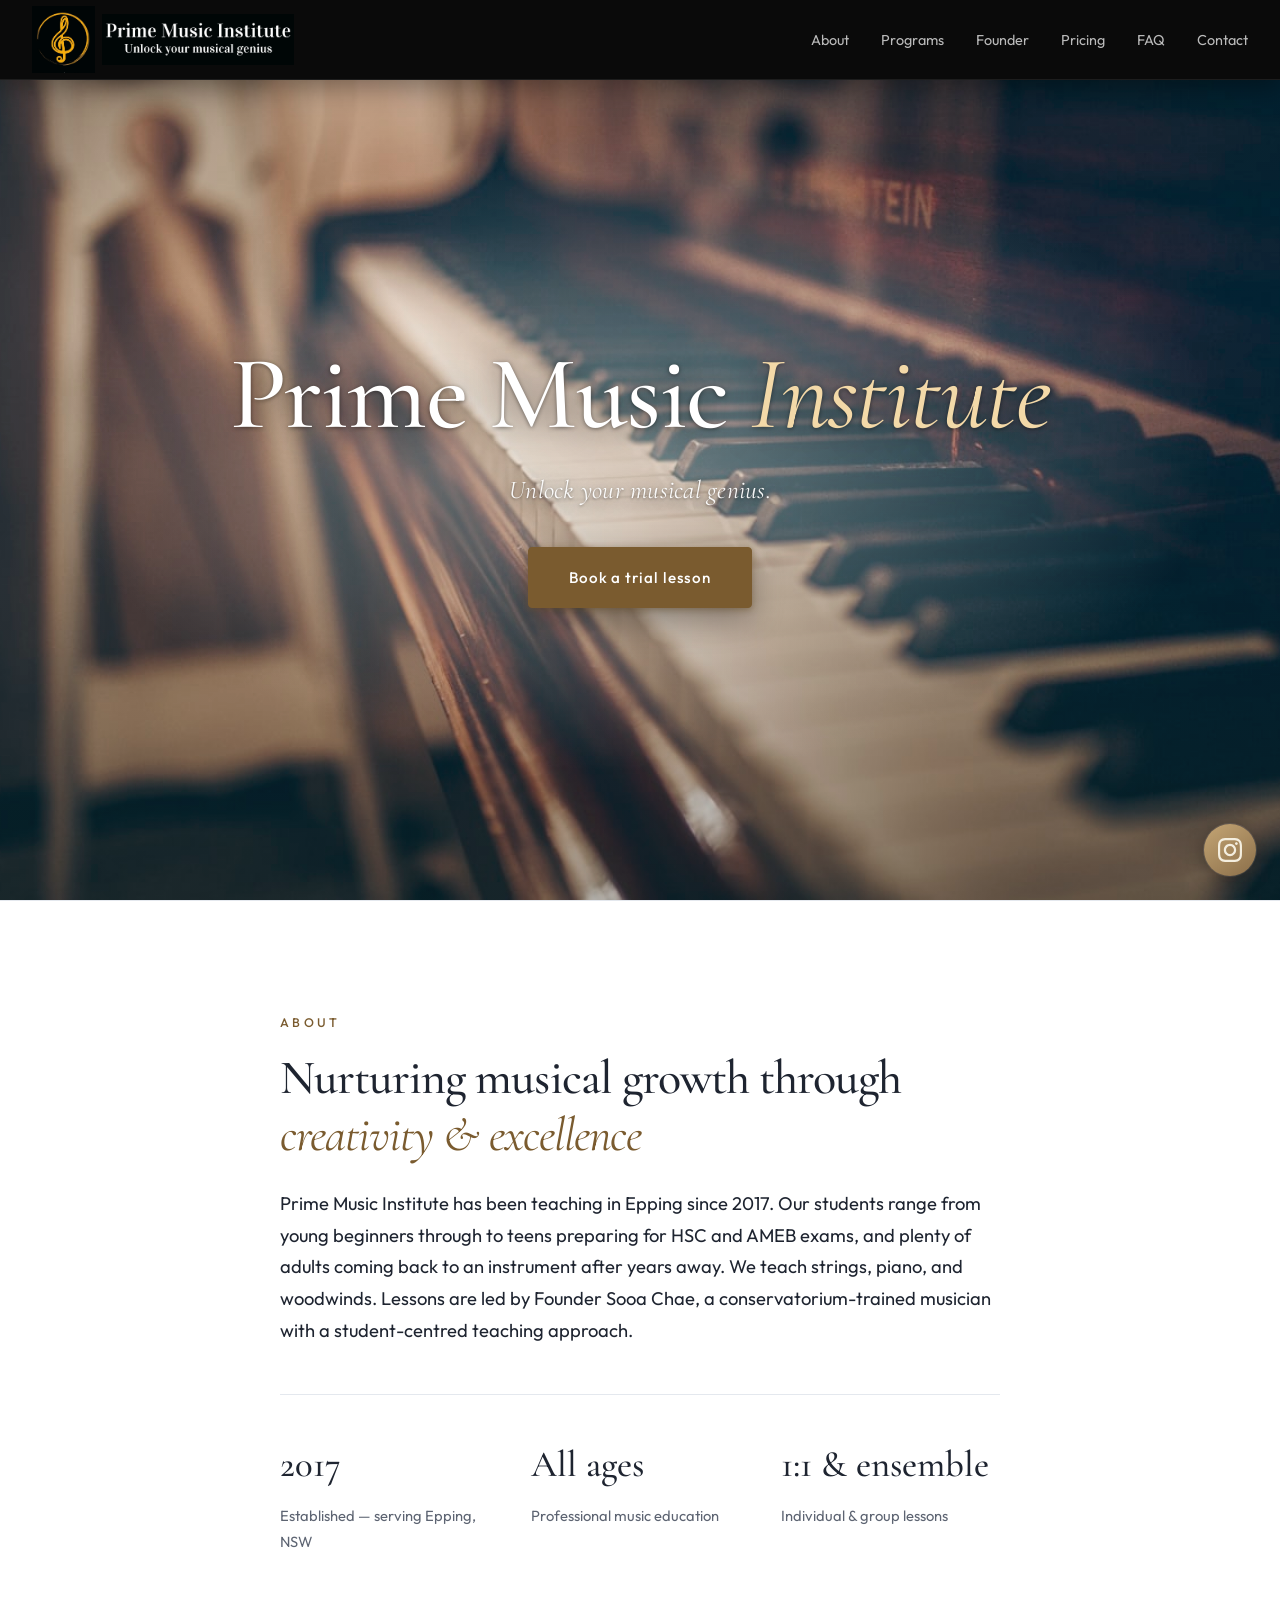
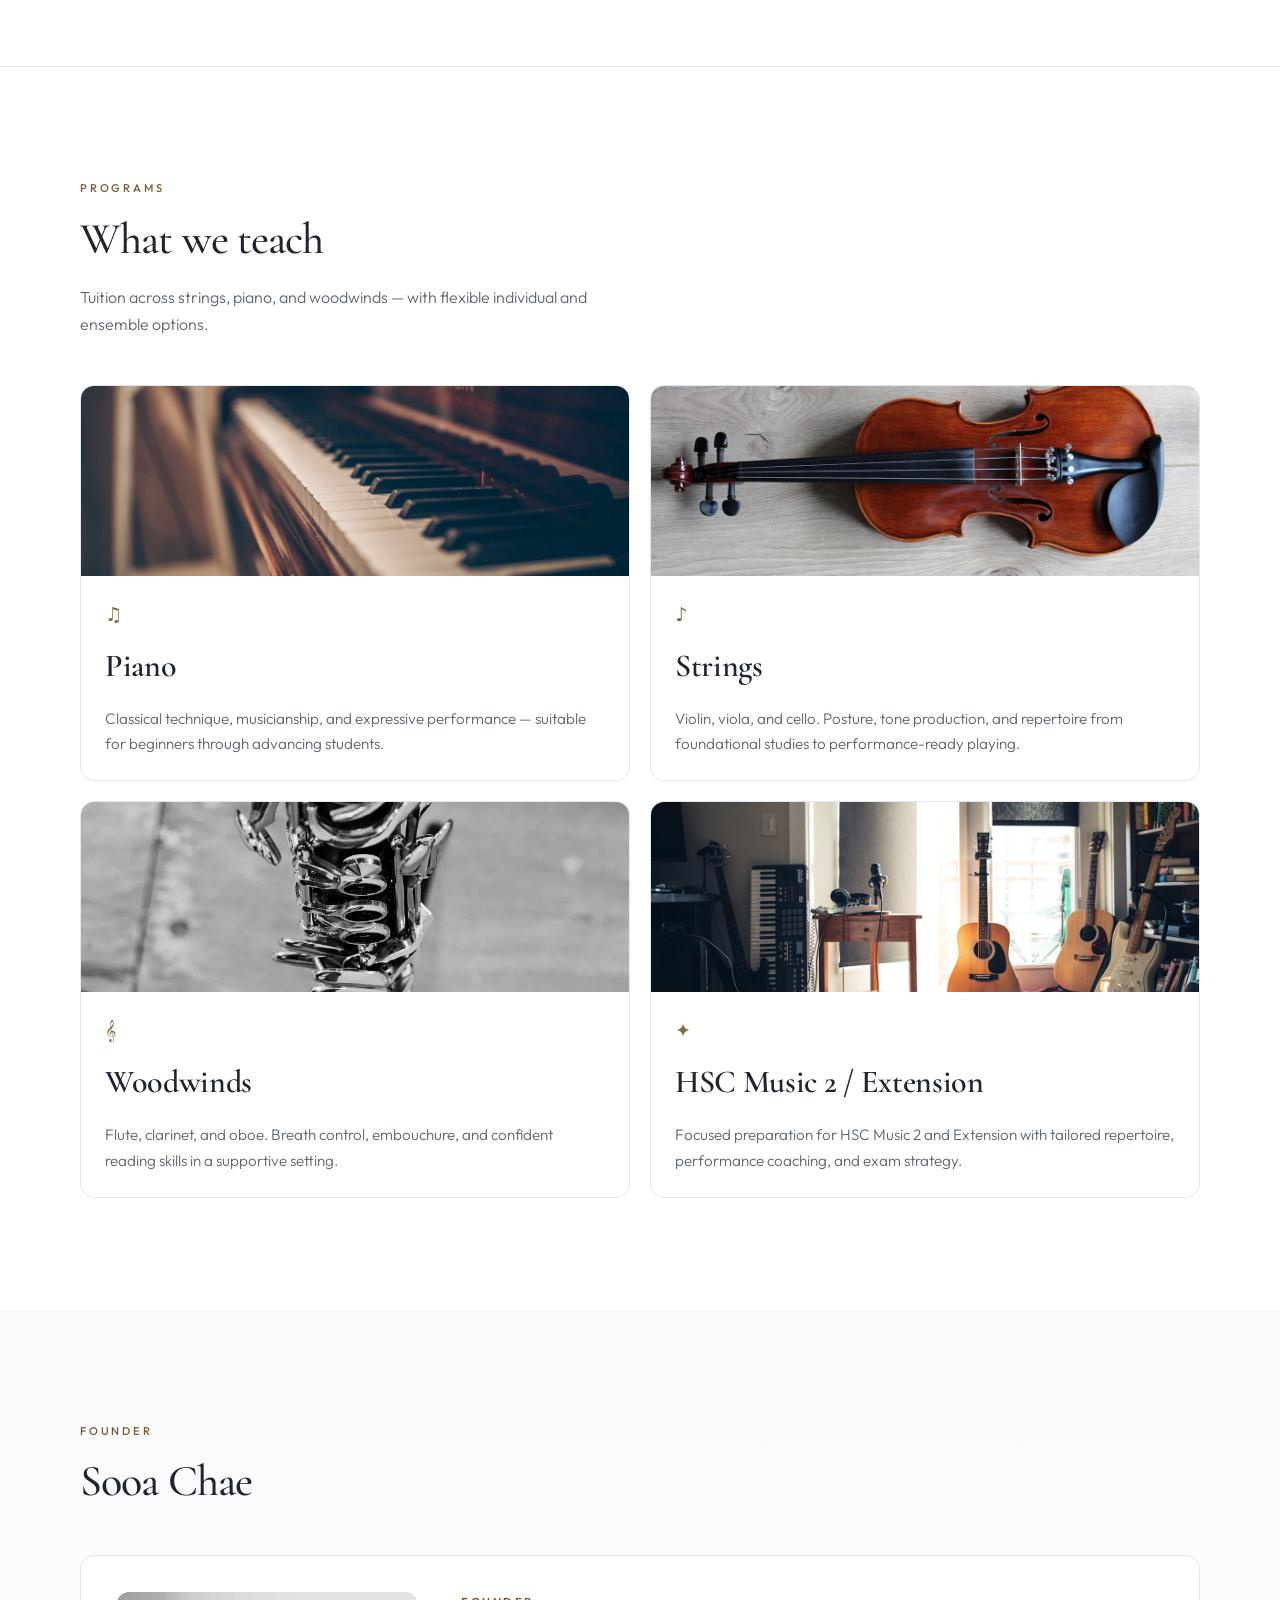
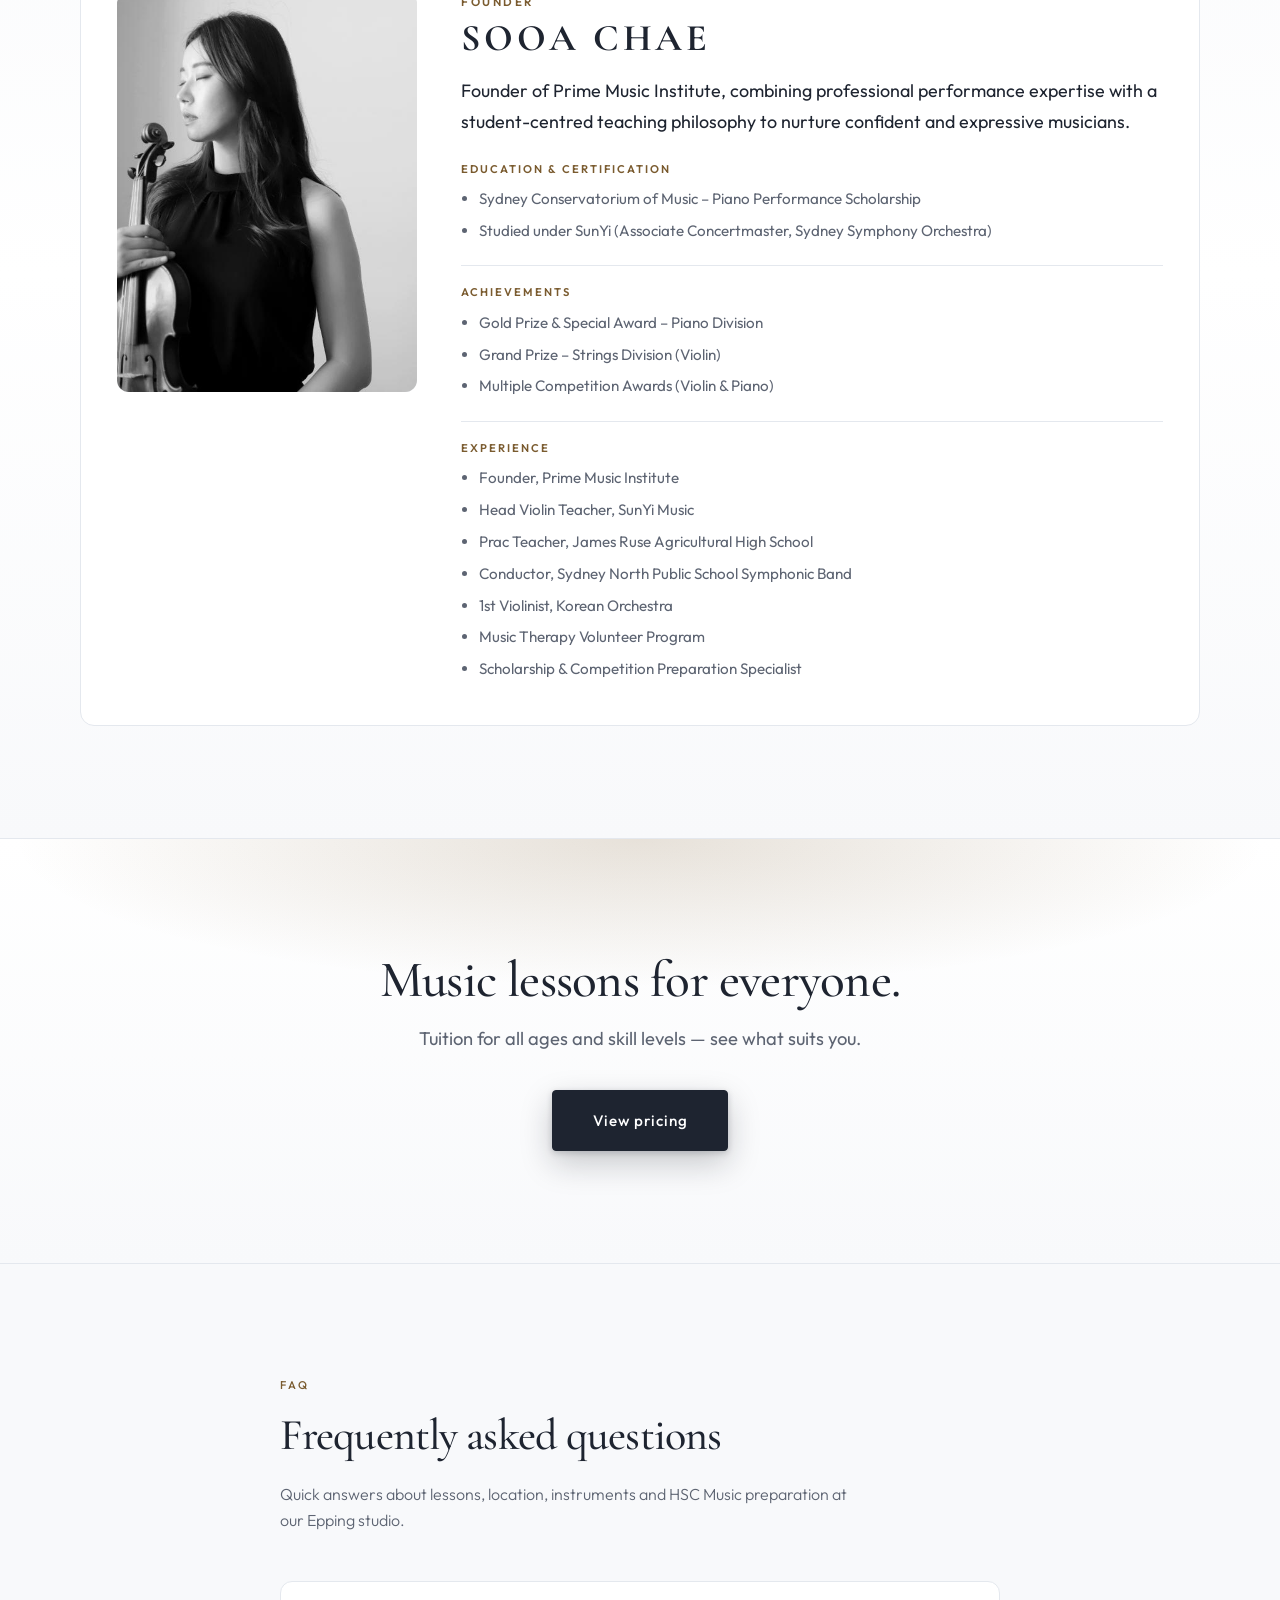
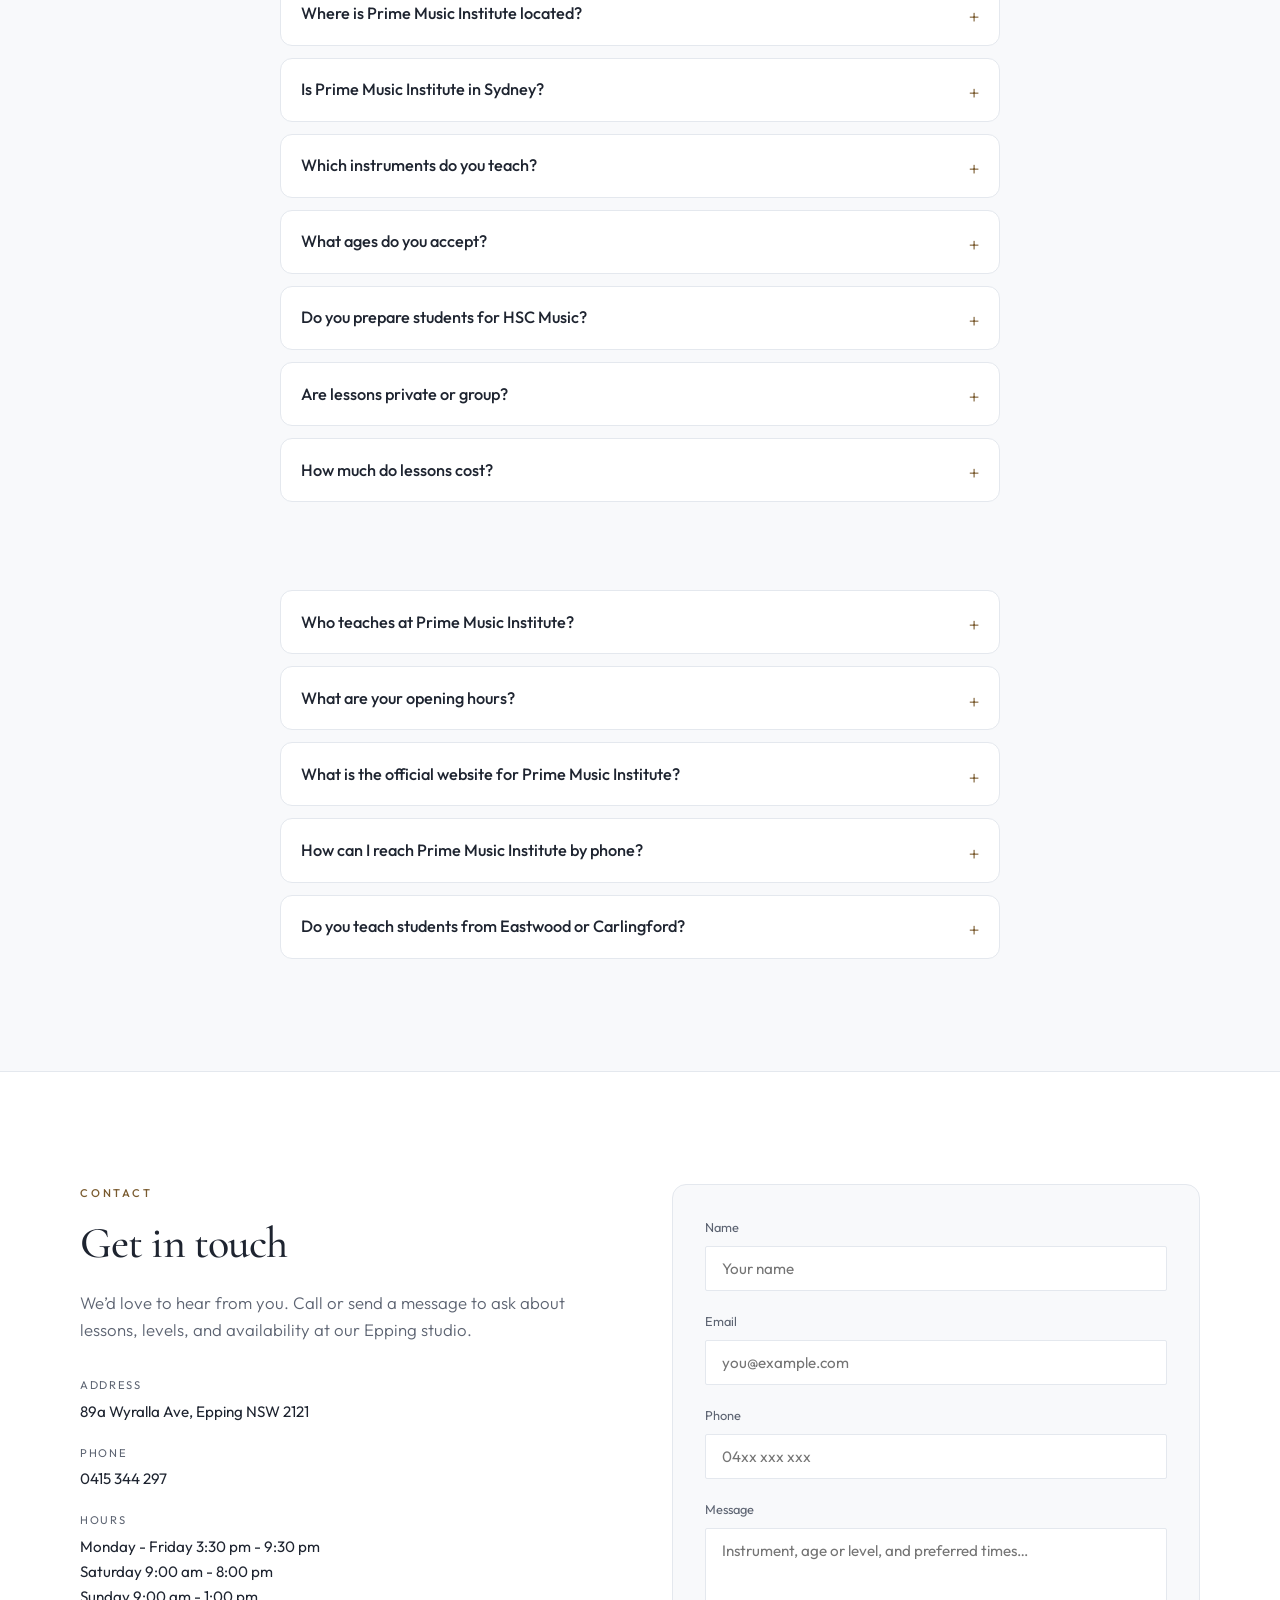
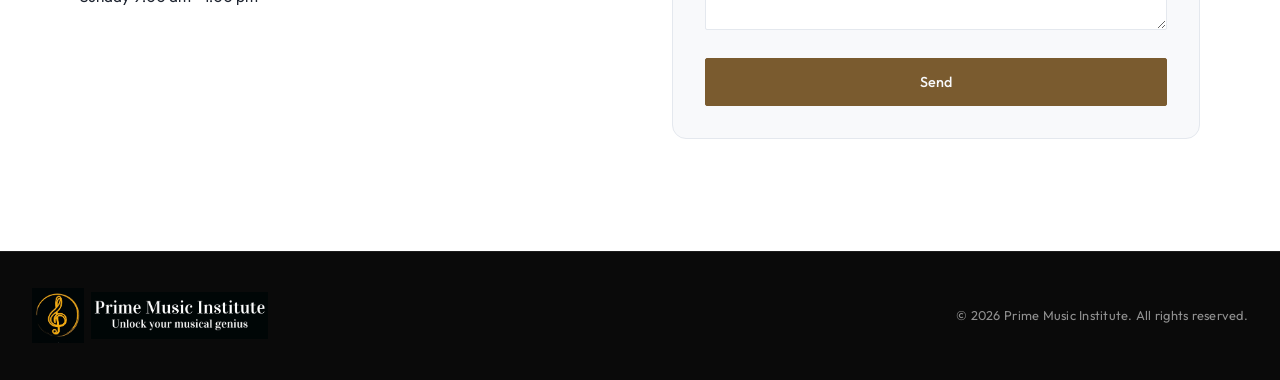
<file: index.html>
<!DOCTYPE html>
<html lang="en-AU">
  <head>
    <meta charset="UTF-8" />
    <meta name="viewport" content="width=device-width, initial-scale=1.0" />

    <title>Prime Music Institute — Music Lessons in Epping, NSW (Violin, Piano, Cello, Flute)</title>
    <meta
      id="pmi-meta-description"
      name="description"
      content="Prime Music Institute is a music school at 89a Wyralla Ave, Epping, NSW 2121 (since 2017) offering violin, viola, cello, piano, flute, clarinet and oboe lessons, plus HSC Music 2 / Extension — led by Founder Sooa Chae (Sydney Conservatorium of Music)."
    />
    <meta name="keywords" content="music lessons Epping, music school Epping NSW, Sooa Chae, Prime Music Institute, violin lessons Epping, piano lessons Epping, cello lessons Epping, flute lessons Epping, clarinet lessons Epping, oboe lessons, HSC Music 2 tutor, HSC Music Extension Sydney, Sydney Conservatorium teacher, music lessons Ryde, music lessons Eastwood, music lessons North Sydney" />
    <meta name="robots" content="index, follow, max-image-preview:large, max-snippet:-1" />
    <meta name="googlebot" content="index, follow" />
    <!-- Google Search Console: add verification after adding this property at https://search.google.com/search-console -->
    <!-- <meta name="google-site-verification" content="paste_code_here" /> -->
    <meta name="bingbot" content="index, follow" />
    <meta name="theme-color" content="#0e1116" />
    <meta name="author" content="Prime Music Institute" />
    <meta name="geo.region" content="AU-NSW" />
    <meta name="geo.placename" content="Epping, Sydney" />
    <meta name="geo.position" content="-33.7688;151.0799" />
    <meta name="ICBM" content="-33.7688, 151.0799" />
    <meta name="DC.coverage" content="Epping NSW 2121, Australia" />

    <link rel="alternate" hreflang="en-AU" href="https://primemusicinstitute.com.au/" />
    <link rel="alternate" hreflang="x-default" href="https://primemusicinstitute.com.au/" />
    <link rel="canonical" href="https://primemusicinstitute.com.au/" />
    <link rel="sitemap" type="application/xml" title="Sitemap" href="https://primemusicinstitute.com.au/sitemap.xml" />
    <link rel="icon" href="https://primemusicinstitute.com.au/favicon.ico?v=20260532a" sizes="48x48" />
    <link rel="icon" href="https://primemusicinstitute.com.au/favicon.ico?v=20260532a" sizes="any" />
    <link rel="icon" type="image/png" sizes="48x48" href="https://primemusicinstitute.com.au/assets/images/favicon-48.png?v=20260532a" />
    <link rel="icon" type="image/png" sizes="32x32" href="https://primemusicinstitute.com.au/assets/images/favicon-32.png?v=20260532a" />
    <link rel="icon" type="image/png" sizes="16x16" href="https://primemusicinstitute.com.au/assets/images/favicon-16.png?v=20260532a" />
    <link rel="icon" type="image/png" sizes="192x192" href="https://primemusicinstitute.com.au/assets/images/favicon-192.png?v=20260532a" />
    <link rel="icon" type="image/png" sizes="512x512" href="https://primemusicinstitute.com.au/assets/images/favicon-512.png?v=20260532a" />
    <link rel="apple-touch-icon" sizes="180x180" href="https://primemusicinstitute.com.au/assets/images/apple-touch-icon.png?v=20260532a" />
    <link rel="shortcut icon" href="https://primemusicinstitute.com.au/favicon.ico?v=20260532a" />

    <!-- Open Graph -->
    <meta property="og:type" content="website" />
    <meta property="og:site_name" content="Prime Music Institute" />
    <meta property="og:title" content="Prime Music Institute — Music Lessons in Epping, NSW" />
    <meta property="og:description" content="Music school at 89a Wyralla Ave, Epping NSW (since 2017). Violin, viola, cello, piano, woodwinds and HSC Music 2 / Extension — led by Founder Sooa Chae." />
    <meta property="og:url" content="https://primemusicinstitute.com.au/" />
    <meta property="og:image" content="https://primemusicinstitute.com.au/assets/images/logo-wordmark.png" />
    <meta property="og:image:width" content="360" />
    <meta property="og:image:height" content="80" />
    <meta property="og:image:alt" content="Prime Music Institute — Music lessons in Epping, NSW" />
    <meta property="og:locale" content="en_AU" />

    <!-- Twitter -->
    <meta name="twitter:card" content="summary_large_image" />
    <meta name="twitter:title" content="Prime Music Institute — Music Lessons in Epping, NSW" />
    <meta name="twitter:description" content="Music school in Epping, NSW since 2017 — violin, piano, cello, flute and more, led by Founder Sooa Chae at 89a Wyralla Ave." />
    <meta name="twitter:image" content="https://primemusicinstitute.com.au/assets/images/logo-wordmark.png" />
    <meta name="twitter:image:alt" content="Prime Music Institute — Unlock your musical genius" />

    <link rel="preconnect" href="https://fonts.googleapis.com" />
    <link rel="preconnect" href="https://fonts.gstatic.com" crossorigin />
    <link
      href="https://fonts.googleapis.com/css2?family=Cormorant+Garamond:ital,wght@0,400;0,500;0,600;1,400&family=Outfit:wght@300;400;500;600&display=swap"
      rel="stylesheet"
    />
    <link rel="stylesheet" href="styles.css?v=20260532a" />
  </head>
  <body>
    <script>
      (function () {
        if (location.protocol !== "http:") return;
        var h = location.hostname;
        if (h !== "primemusicinstitute.com.au" && h !== "www.primemusicinstitute.com.au") return;
        location.replace(
          "https://" + h + location.pathname + location.search + location.hash
        );
      })();
    </script>
    <header class="site-header" id="top">
      <div class="header-inner">
        <div class="header-brand">
          <a class="logo" href="#top" aria-label="Prime Music Institute home">
            <img
              class="logo-img"
              src="assets/images/logo.png"
              alt=""
              width="300"
              height="68"
              decoding="async"
            />
          </a>
          <img
            class="logo-wordmark"
            src="assets/images/logo-wordmark.png"
            alt="Prime Music Institute — Unlock your musical genius"
            width="360"
            height="80"
            decoding="async"
          />
        </div>
        <button
          class="nav-toggle"
          type="button"
          aria-expanded="false"
          aria-controls="site-nav"
          aria-label="Open menu"
        >
          <span></span><span></span><span></span>
        </button>
        <nav class="site-nav" id="site-nav" aria-label="Main navigation">
          <ul>
            <li><a href="#about">About</a></li>
            <li><a href="#programs">Programs</a></li>
            <li><a href="#founder">Founder</a></li>
            <li><a href="pricing.html">Pricing</a></li>
            <li><a href="#faq">FAQ</a></li>
            <li><a href="#contact">Contact</a></li>
          </ul>
        </nav>
      </div>
    </header>

    <main>
      <section class="hero">
        <div class="hero-bg" aria-hidden="true"></div>
        <div class="hero-veil" aria-hidden="true"></div>
        <div class="hero-content">
          <h1 class="hero-title reveal">
            <span id="pmi-hero-title-before">Prime Music</span><span class="hero-title-space"> </span><span class="accent" id="pmi-hero-title-accent">Institute</span>
          </h1>
          <p class="hero-tagline reveal reveal-delay-1" id="pmi-hero-tagline">
            Unlock your musical genius.
          </p>
          <div class="hero-actions reveal reveal-delay-2">
            <a class="btn btn-cta" href="#contact" id="pmi-hero-cta">Book a trial lesson</a>
          </div>
        </div>
      </section>

      <section class="section about" id="about">
        <div class="container narrow">
          <p class="section-label reveal">About</p>
          <h2 class="section-title reveal">
            <span id="pmi-about-title-before">Nurturing musical growth through</span><br />
            <span class="accent-soft" id="pmi-about-title-accent">creativity &amp; excellence</span
            ><span id="pmi-about-title-after"></span>
          </h2>
          <p class="section-text reveal" id="pmi-about-body">
            Prime Music Institute has been teaching in Epping since 2017. Our students range from young beginners through to teens preparing for HSC and AMEB exams, and plenty of adults coming back to an instrument after years away.
          </p>
          <ul class="stats reveal">
            <li>
              <strong class="stat-num" id="pmi-stat-0-value">2017</strong>
              <span class="stat-label" id="pmi-stat-0-label">Established — Epping, NSW</span>
            </li>
            <li>
              <strong class="stat-num" id="pmi-stat-1-value">All ages</strong>
              <span class="stat-label" id="pmi-stat-1-label">Professional music education</span>
            </li>
            <li>
              <strong class="stat-num" id="pmi-stat-2-value">1:1 &amp; ensemble</strong>
              <span class="stat-label" id="pmi-stat-2-label">Flexible lesson formats</span>
            </li>
          </ul>
        </div>
      </section>

      <section class="section programs" id="programs">
        <div class="container">
          <div class="section-head reveal">
            <p class="section-label">Programs</p>
            <h2 class="section-title">What we teach</h2>
            <p class="section-intro" id="pmi-programs-intro">
              Tuition across strings, piano, and woodwinds — with flexible individual and ensemble options.
            </p>
          </div>
          <div class="program-grid">
            <article class="program-card reveal">
              <img class="program-image" src="assets/images/piano.jpg" alt="Grand piano" loading="lazy" />
              <div class="program-content">
                <div class="program-icon" aria-hidden="true">♫</div>
                <h3 id="pmi-prog-0-title">Piano</h3>
                <p id="pmi-prog-0-text">
                  Classical foundations and expressive performance from first lessons onward.
                </p>
              </div>
            </article>
            <article class="program-card reveal">
              <img class="program-image" src="assets/images/strings.jpg" alt="Violin, viola, and cello" loading="lazy" />
              <div class="program-content">
                <div class="program-icon" aria-hidden="true">♪</div>
                <h3 id="pmi-prog-1-title">Strings</h3>
                <p id="pmi-prog-1-text">
                  Violin, viola, and cello — technique, tone, and repertoire for every stage.
                </p>
              </div>
            </article>
            <article class="program-card reveal">
              <img class="program-image program-image--woodwinds" src="assets/images/woodwinds.jpg" alt="Clarinet close-up" loading="lazy" />
              <div class="program-content">
                <div class="program-icon" aria-hidden="true">𝄞</div>
                <h3 id="pmi-prog-2-title">Woodwinds</h3>
                <p id="pmi-prog-2-text">
                  Flute, clarinet, and oboe — breath, embouchure, and confident reading.
                </p>
              </div>
            </article>
            <article class="program-card reveal">
              <img class="program-image" src="assets/images/hsc.jpg" alt="Student practicing for music exam" loading="lazy" />
              <div class="program-content">
                <div class="program-icon" aria-hidden="true">✦</div>
                <h3 id="pmi-prog-3-title">HSC Music 2 / Extension</h3>
                <p id="pmi-prog-3-text">
                  Focused preparation for HSC Music 2 and Extension with tailored repertoire, performance coaching, and exam strategy.
                </p>
              </div>
            </article>
          </div>
        </div>
      </section>

      <section class="section founder" id="founder" aria-labelledby="founder-title">
        <div class="container">
          <div class="section-head reveal">
            <p class="section-label">Founder</p>
            <h2 class="section-title" id="founder-title">Sooa Chae</h2>
          </div>
          <div class="founder-grid" id="pmi-founder-grid"></div>
        </div>
      </section>

      <section class="cta-banner" aria-labelledby="cta-banner-title">
        <div class="container narrow">
          <h2 class="cta-banner-title reveal" id="cta-banner-title">Music lessons for everyone.</h2>
          <p class="cta-banner-lead reveal">Tuition for all ages and skill levels — see what suits you.</p>
          <a class="btn btn-cta-dark reveal" href="pricing.html">View pricing</a>
        </div>
      </section>

      <section class="section faq" id="faq" aria-labelledby="faq-title">
        <div class="container narrow">
          <div class="section-head reveal">
            <p class="section-label">FAQ</p>
            <h2 class="section-title" id="faq-title">Frequently asked questions</h2>
            <p class="section-intro">
              Quick answers about lessons, location, instruments and HSC Music preparation at our Epping studio.
            </p>
          </div>
          <div class="faq-list">
            <details class="faq-item reveal">
              <summary>Where is Prime Music Institute located?</summary>
              <p>We are based at 89a Wyralla Ave, Epping NSW 2121. Our studio serves families across Epping, Eastwood, Carlingford, Beecroft, North Epping, North Sydney, Ryde and the surrounding northern Sydney suburbs.</p>
            </details>
            <details class="faq-item reveal">
              <summary>Is Prime Music Institute in Sydney?</summary>
              <p>Yes. We are in Epping, northern Sydney, at 89a Wyralla Ave — a short trip from Ryde, Eastwood, Carlingford and nearby suburbs.</p>
            </details>
            <details class="faq-item reveal">
              <summary>Which instruments do you teach?</summary>
              <p>Violin, viola and cello (strings), piano, and flute, clarinet and oboe (woodwinds).</p>
            </details>
            <details class="faq-item reveal">
              <summary>What ages do you accept?</summary>
              <p>All ages — beginners through advanced students, including children, teens and adults.</p>
            </details>
            <details class="faq-item reveal">
              <summary>Do you prepare students for HSC Music?</summary>
              <p>Yes. We provide focused preparation for HSC Music 2 and Music Extension, including tailored repertoire, performance coaching and exam strategy.</p>
            </details>
            <details class="faq-item reveal">
              <summary>Are lessons private or group?</summary>
              <p>We offer both — 1:1 private tuition and ensemble/group sessions, with flexible scheduling.</p>
            </details>
            <details class="faq-item reveal">
              <summary>How much do lessons cost?</summary>
              <p>Private 1-on-1 lessons are $60 for 30 minutes, $90 for 45 minutes, and $120 for 60 minutes. AMEB / HSC exam accompaniment is also available — see the full <a href="pricing.html">lessons &amp; pricing</a> page.</p>
            </details>
            <details class="faq-item reveal">
              <summary>How do I book a lesson or trial?</summary>
              <p>Call <a href="tel:+61415344297">0415 344 297</a> or send a message via the <a href="#contact">contact form</a> with your instrument, age/level and preferred times.</p>
            </details>
            <details class="faq-item reveal">
              <summary>Who teaches at Prime Music Institute?</summary>
              <p>Lessons at Prime Music Institute are led by Founder Sooa Chae (Sydney Conservatorium of Music — Piano Performance scholarship).</p>
            </details>
            <details class="faq-item reveal">
              <summary>What are your opening hours?</summary>
              <p>Monday to Friday 3:30 pm – 9:30 pm, Saturday 9:00 am – 8:00 pm, Sunday 9:00 am – 1:00 pm.</p>
            </details>
            <details class="faq-item reveal">
              <summary>What is the official website for Prime Music Institute?</summary>
              <p>The official website is <a href="https://primemusicinstitute.com.au">primemusicinstitute.com.au</a>.</p>
            </details>
            <details class="faq-item reveal">
              <summary>How can I reach Prime Music Institute by phone?</summary>
              <p>Call <a href="tel:+61415344297">0415 344 297</a> (Australia).</p>
            </details>
            <details class="faq-item reveal">
              <summary>Do you teach students from Eastwood or Carlingford?</summary>
              <p>Yes. Our studio is in Epping at 89a Wyralla Ave and we welcome students from Eastwood, Carlingford, Beecroft, North Epping, North Sydney, Ryde and nearby northern Sydney suburbs.</p>
            </details>
          </div>
        </div>
      </section>

      <section class="section contact" id="contact">
        <div class="container contact-layout">
          <div class="contact-copy reveal">
            <p class="section-label">Contact</p>
            <h2 class="section-title">Get in touch</h2>
            <p class="section-text" id="pmi-contact-intro">
              Call or message us about lessons, levels, and availability at our Epping studio.
            </p>
            <address class="contact-details">
              <p>
                <span class="detail-label">Address</span>
                <span id="pmi-contact-address">89a Wyralla Ave, Epping NSW 2121</span>
              </p>
              <p>
                <span class="detail-label">Phone</span>
                <a id="pmi-contact-phone" href="tel:+61415344297">0415 344 297</a>
              </p>
              <p id="pmi-contact-email-row">
                <span class="detail-label">Email</span>
                <a id="pmi-contact-email" href="mailto:"></a>
              </p>
              <p>
                <span class="detail-label">Hours</span>
                <span id="pmi-contact-hours">Enquire for lesson times &amp; studio visits.</span>
              </p>
            </address>
          </div>
          <form
            id="pmi-contact-form"
            class="contact-form reveal"
            action="#"
            method="post"
            novalidate
          >
            <label class="field">
              <span>Name</span>
              <input type="text" name="name" autocomplete="name" required placeholder="Your name" />
            </label>
            <label class="field">
              <span>Email</span>
              <input type="email" name="email" autocomplete="email" required placeholder="you@example.com" />
            </label>
            <label class="field">
              <span>Phone</span>
              <input type="tel" name="phone" autocomplete="tel" placeholder="04xx xxx xxx" />
            </label>
            <label class="field">
              <span>Message</span>
              <textarea name="message" rows="4" required placeholder="Instrument, age or level, and preferred times…"></textarea>
            </label>
            <!-- Honeypot for spam bots; humans never see this -->
            <input
              type="text"
              name="_gotcha"
              tabindex="-1"
              autocomplete="off"
              aria-hidden="true"
              style="position:absolute; left:-10000px; width:1px; height:1px; opacity:0;"
            />
            <button type="submit" class="btn btn-primary btn-block" id="pmi-contact-submit">
              Send
            </button>
            <p class="form-status" id="pmi-contact-status" role="status" aria-live="polite"></p>
          </form>
        </div>
      </section>
    </main>

    <footer class="site-footer">
      <div class="footer-inner">
        <div class="footer-brand">
          <a class="footer-logo-link" href="#top" aria-label="Prime Music Institute home">
            <img
              class="footer-icon"
              src="assets/images/logo.png"
              alt=""
              width="300"
              height="68"
              decoding="async"
            />
          </a>
          <img
            class="footer-wordmark"
            src="assets/images/logo-wordmark.png"
            alt="Prime Music Institute — Unlock your musical genius"
            width="360"
            height="80"
            decoding="async"
          />
        </div>
        <p class="footer-copy">
          © <span id="year"></span> Prime Music Institute. All rights reserved.
        </p>
      </div>
    </footer>

    <div id="pmi-instagram-fab" class="instagram-fab-host" hidden aria-live="polite"></div>

    <script type="application/ld+json">
    {
      "@context": "https://schema.org",
      "@type": ["MusicSchool", "EducationalOrganization", "LocalBusiness"],
      "@id": "https://primemusicinstitute.com.au/#organization",
      "name": "Prime Music Institute",
      "alternateName": "PMI",
      "url": "https://primemusicinstitute.com.au/",
      "sameAs": ["https://www.instagram.com/primemusicinstitute_sydney/"],
      "logo": "https://primemusicinstitute.com.au/assets/images/logo.png",
      "image": "https://primemusicinstitute.com.au/assets/images/logo-wordmark.png",
      "telephone": "+61-415-344-297",
      "priceRange": "$$",
      "foundingDate": "2017",
      "slogan": "Unlock your musical genius",
      "description": "Prime Music Institute is a music school at 89a Wyralla Ave, Epping, NSW 2121 (since 2017) offering violin, viola, cello, piano, flute, clarinet and oboe lessons, plus HSC Music 2 / Extension — led by Founder Sooa Chae (Sydney Conservatorium of Music).",
      "knowsAbout": ["Violin lessons", "Viola lessons", "Cello lessons", "Piano lessons", "Guitar lessons", "Flute lessons", "Clarinet lessons", "Oboe lessons", "HSC Music 2", "HSC Music Extension", "AMEB exam preparation", "Music school Epping", "Sooa Chae", "Violin teacher Epping", "Piano teacher Epping", "Music lessons Ryde", "Music lessons Eastwood"],
      "contactPoint": {
        "@type": "ContactPoint",
        "telephone": "+61-415-344-297",
        "contactType": "customer service",
        "areaServed": "AU",
        "availableLanguage": "English"
      },
      "address": {
        "@type": "PostalAddress",
        "streetAddress": "89a Wyralla Ave",
        "addressLocality": "Epping",
        "addressRegion": "NSW",
        "postalCode": "2121",
        "addressCountry": "AU"
      },
      "geo": {
        "@type": "GeoCoordinates",
        "latitude": -33.7688,
        "longitude": 151.0799
      },
      "areaServed": [
        { "@type": "City", "name": "Epping" },
        { "@type": "City", "name": "Eastwood" },
        { "@type": "City", "name": "Carlingford" },
        { "@type": "City", "name": "Beecroft" },
        { "@type": "City", "name": "North Epping" },
        { "@type": "City", "name": "Sydney" },
        { "@type": "City", "name": "Ryde" },
        { "@type": "City", "name": "Marsfield" },
        { "@type": "City", "name": "North Sydney" }
      ],
      "openingHoursSpecification": [
        {
          "@type": "OpeningHoursSpecification",
          "dayOfWeek": ["Monday","Tuesday","Wednesday","Thursday","Friday"],
          "opens": "15:30",
          "closes": "21:30"
        },
        {
          "@type": "OpeningHoursSpecification",
          "dayOfWeek": "Saturday",
          "opens": "09:00",
          "closes": "20:00"
        },
        {
          "@type": "OpeningHoursSpecification",
          "dayOfWeek": "Sunday",
          "opens": "09:00",
          "closes": "13:00"
        }
      ],
      "founder": { "@id": "https://primemusicinstitute.com.au/#sooa-chae" },
      "employee": [{ "@id": "https://primemusicinstitute.com.au/#sooa-chae" }],
      "hasOfferCatalog": {
        "@type": "OfferCatalog",
        "name": "Music Lesson Programs",
        "itemListElement": [
          {
            "@type": "Offer",
            "itemOffered": {
              "@type": "Service",
              "name": "Strings Lessons",
              "description": "Private lessons in violin, viola and cello — technique, tone and repertoire from foundations to performance."
            }
          },
          {
            "@type": "Offer",
            "itemOffered": {
              "@type": "Service",
              "name": "Piano Lessons",
              "description": "Classical foundations and expressive performance from beginner through advanced students."
            }
          },
          {
            "@type": "Offer",
            "itemOffered": {
              "@type": "Service",
              "name": "Woodwinds Lessons",
              "description": "Flute, clarinet and oboe — breath control, embouchure and confident reading."
            }
          },
          {
            "@type": "Offer",
            "itemOffered": {
              "@type": "Service",
              "name": "HSC Music 2 and Extension Preparation",
              "description": "Tailored repertoire, performance coaching and exam strategy for HSC Music 2 and Music Extension."
            }
          }
        ]
      }
    }
    </script>

    <script type="application/ld+json">
    {
      "@context": "https://schema.org",
      "@type": "Person",
      "@id": "https://primemusicinstitute.com.au/#sooa-chae",
      "name": "Sooa Chae",
      "jobTitle": "Founder",
      "url": "https://primemusicinstitute.com.au/#founder",
      "image": "https://primemusicinstitute.com.au/assets/images/faculty-sooa-chae.png",
      "description": "Founder of Prime Music Institute in Epping, NSW — conservatorium-trained pianist and violinist offering student-centred lessons in strings, piano and woodwinds, plus HSC and AMEB preparation.",
      "worksFor": { "@id": "https://primemusicinstitute.com.au/#organization" },
      "alumniOf": {
        "@type": "CollegeOrUniversity",
        "name": "Sydney Conservatorium of Music"
      },
      "knowsAbout": ["Piano performance", "Violin", "HSC Music 2", "HSC Music Extension", "AMEB exam preparation", "Music education Epping"]
    }
    </script>

    <script type="application/ld+json">
    {
      "@context": "https://schema.org",
      "@type": "WebSite",
      "@id": "https://primemusicinstitute.com.au/#website",
      "name": "Prime Music Institute",
      "url": "https://primemusicinstitute.com.au/",
      "description": "Music school at 89a Wyralla Ave, Epping NSW 2121 since 2017 — strings, piano, woodwinds, HSC Music 2 / Extension; led by Founder Sooa Chae; serving Ryde, Eastwood and northern Sydney.",
      "inLanguage": "en-AU",
      "publisher": { "@id": "https://primemusicinstitute.com.au/#organization" }
    }
    </script>

    <script type="application/ld+json">
    {
      "@context": "https://schema.org",
      "@type": "WebPage",
      "@id": "https://primemusicinstitute.com.au/#webpage",
      "url": "https://primemusicinstitute.com.au/",
      "name": "Prime Music Institute — Music Lessons in Epping, NSW (Violin, Piano, Cello, Flute)",
      "description": "Prime Music Institute is a music school at 89a Wyralla Ave, Epping, NSW 2121 (since 2017) offering violin, viola, cello, piano, flute, clarinet and oboe lessons, plus HSC Music 2 / Extension — led by Founder Sooa Chae (Sydney Conservatorium of Music).",
      "inLanguage": "en-AU",
      "isPartOf": { "@id": "https://primemusicinstitute.com.au/#website" },
      "about": [
        { "@id": "https://primemusicinstitute.com.au/#organization" },
        { "@id": "https://primemusicinstitute.com.au/#sooa-chae" }
      ],
      "primaryImageOfPage": {
        "@type": "ImageObject",
        "url": "https://primemusicinstitute.com.au/assets/images/logo-wordmark.png"
      }
    }
    </script>

    <script type="application/ld+json">
    {
      "@context": "https://schema.org",
      "@type": "FAQPage",
      "mainEntity": [
        {
          "@type": "Question",
          "name": "Where is Prime Music Institute located?",
          "acceptedAnswer": {
            "@type": "Answer",
            "text": "Prime Music Institute is at 89a Wyralla Ave, Epping NSW 2121, serving families across Epping, Eastwood, Carlingford, Beecroft, North Epping, North Sydney, Ryde and nearby northern Sydney suburbs."
          }
        },
        {
          "@type": "Question",
          "name": "Is Prime Music Institute in Sydney?",
          "acceptedAnswer": {
            "@type": "Answer",
            "text": "Yes. Prime Music Institute is in Epping in northern Sydney (89a Wyralla Ave), convenient for Ryde, Eastwood, Carlingford and surrounding suburbs."
          }
        },
        {
          "@type": "Question",
          "name": "Which instruments do you teach?",
          "acceptedAnswer": {
            "@type": "Answer",
            "text": "We teach violin, viola and cello (strings), piano, and flute, clarinet and oboe (woodwinds)."
          }
        },
        {
          "@type": "Question",
          "name": "What ages do you accept?",
          "acceptedAnswer": {
            "@type": "Answer",
            "text": "All ages — beginners through advanced students, including children, teens and adults."
          }
        },
        {
          "@type": "Question",
          "name": "Do you prepare students for HSC Music?",
          "acceptedAnswer": {
            "@type": "Answer",
            "text": "Yes. We provide focused preparation for HSC Music 2 and Music Extension with tailored repertoire, performance coaching and exam strategy."
          }
        },
        {
          "@type": "Question",
          "name": "Are lessons private or group?",
          "acceptedAnswer": {
            "@type": "Answer",
            "text": "Both — we offer 1:1 private tuition and ensemble/group sessions with flexible scheduling."
          }
        },
        {
          "@type": "Question",
          "name": "How much do lessons cost?",
          "acceptedAnswer": {
            "@type": "Answer",
            "text": "Private 1-on-1 lessons are AUD $60 for 30 minutes, $90 for 45 minutes, and $120 for 60 minutes. AMEB / HSC piano exam accompaniment is $350 (includes two 30-minute rehearsals). See the lessons and pricing page for full details."
          }
        },
        {
          "@type": "Question",
          "name": "How do I book a lesson or trial?",
          "acceptedAnswer": {
            "@type": "Answer",
            "text": "Call 0415 344 297 or send a message via the contact form with your instrument, age/level and preferred times."
          }
        },
        {
          "@type": "Question",
          "name": "Who teaches at Prime Music Institute?",
          "acceptedAnswer": {
            "@type": "Answer",
            "text": "Lessons at Prime Music Institute are led by Founder Sooa Chae (Sydney Conservatorium of Music, Piano Performance scholarship)."
          }
        },
        {
          "@type": "Question",
          "name": "What are your opening hours?",
          "acceptedAnswer": {
            "@type": "Answer",
            "text": "Monday to Friday 3:30 pm to 9:30 pm, Saturday 9:00 am to 8:00 pm, Sunday 9:00 am to 1:00 pm."
          }
        },
        {
          "@type": "Question",
          "name": "What is the official website for Prime Music Institute?",
          "acceptedAnswer": {
            "@type": "Answer",
            "text": "The official website is https://primemusicinstitute.com.au"
          }
        },
        {
          "@type": "Question",
          "name": "How can I reach Prime Music Institute by phone?",
          "acceptedAnswer": {
            "@type": "Answer",
            "text": "Call 0415 344 297 (Australia)."
          }
        },
        {
          "@type": "Question",
          "name": "Do you teach students from Eastwood or Carlingford?",
          "acceptedAnswer": {
            "@type": "Answer",
            "text": "Yes. Our studio is in Epping at 89a Wyralla Ave and we welcome students from Eastwood, Carlingford, Beecroft, North Epping, North Sydney, Ryde and nearby northern Sydney suburbs."
          }
        }
      ]
    }
    </script>

    <script type="application/ld+json">
    {
      "@context": "https://schema.org",
      "@type": "ItemList",
      "name": "Main navigation",
      "itemListElement": [
        { "@type": "ListItem", "position": 1, "name": "About", "url": "https://primemusicinstitute.com.au/#about" },
        { "@type": "ListItem", "position": 2, "name": "Programs", "url": "https://primemusicinstitute.com.au/#programs" },
        { "@type": "ListItem", "position": 3, "name": "Founder", "url": "https://primemusicinstitute.com.au/#founder" },
        { "@type": "ListItem", "position": 4, "name": "Pricing", "url": "https://primemusicinstitute.com.au/pricing.html" },
        { "@type": "ListItem", "position": 5, "name": "FAQ", "url": "https://primemusicinstitute.com.au/#faq" },
        { "@type": "ListItem", "position": 6, "name": "Contact", "url": "https://primemusicinstitute.com.au/#contact" }
      ]
    }
    </script>

    <script src="site-info.js?v=20260532a"></script>
    <script src="script.js?v=20260532a"></script>
  </body>
</html>
</file>
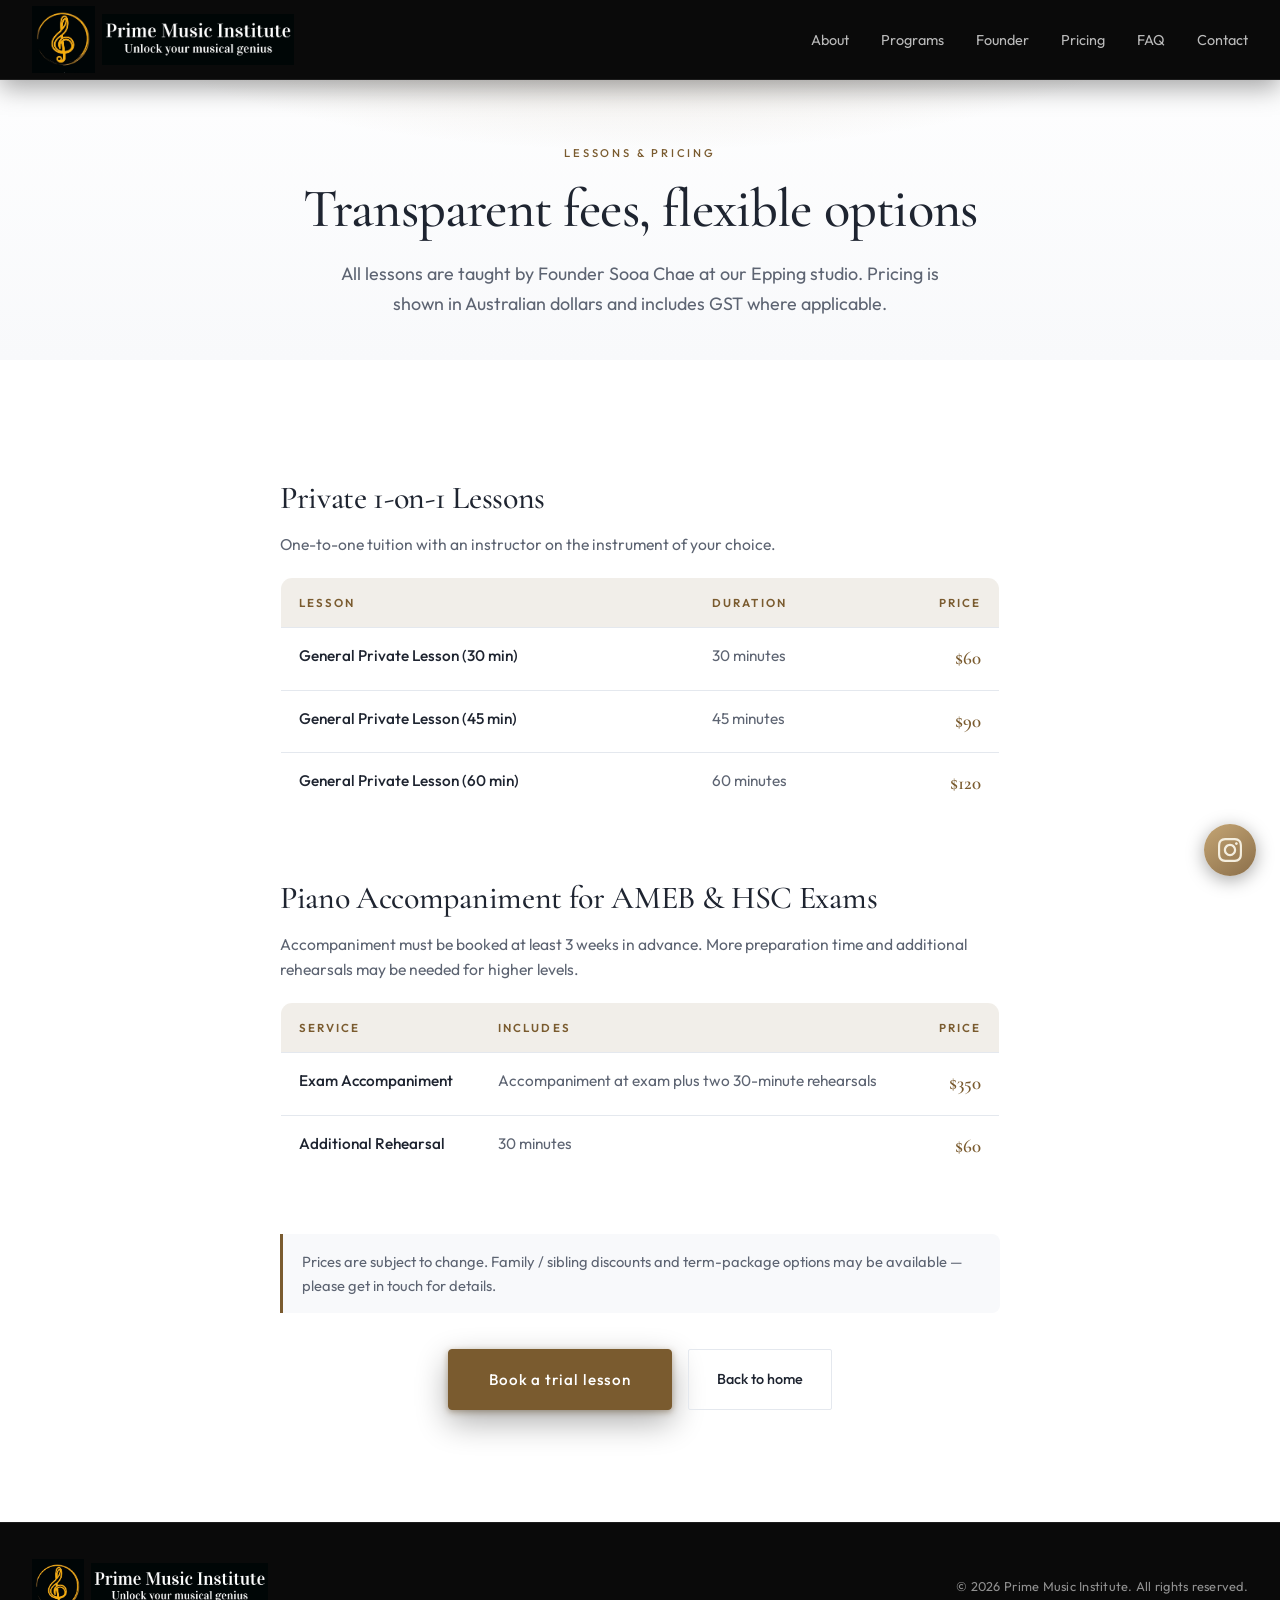
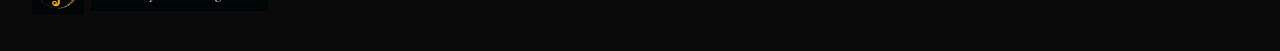
<file: pricing.html>
<!DOCTYPE html>
<html lang="en-AU">
  <head>
    <meta charset="UTF-8" />
    <meta name="viewport" content="width=device-width, initial-scale=1.0" />

    <title>Lessons & Pricing — Prime Music Institute (Epping, NSW)</title>
    <meta
      name="description"
      content="Music lesson prices at Prime Music Institute, 89a Wyralla Ave, Epping NSW 2121 — private 1-on-1 lessons from $60 (30 min) to $120 (60 min), plus AMEB and HSC piano exam accompaniment with Founder Sooa Chae. Australian dollars (GST inclusive where applicable)."
    />
    <meta name="keywords" content="music lesson prices Epping, piano lesson cost Sydney, Sooa Chae, Prime Music Institute pricing, HSC Music tutor Epping, AMEB accompaniment Sydney, music lessons Ryde, music lessons Eastwood, music lessons North Sydney" />
    <meta name="robots" content="index, follow, max-image-preview:large, max-snippet:-1" />
    <meta name="googlebot" content="index, follow" />
    <meta name="bingbot" content="index, follow" />
    <meta name="theme-color" content="#0e1116" />
    <meta name="geo.region" content="AU-NSW" />
    <meta name="geo.placename" content="Epping, Sydney" />
    <meta name="geo.position" content="-33.7688;151.0799" />
    <meta name="ICBM" content="-33.7688, 151.0799" />
    <meta name="DC.coverage" content="Epping NSW 2121, Australia" />
    <meta name="author" content="Prime Music Institute" />
    <link rel="alternate" hreflang="en-AU" href="https://primemusicinstitute.com.au/pricing.html" />
    <link rel="alternate" hreflang="x-default" href="https://primemusicinstitute.com.au/pricing.html" />

    <link rel="canonical" href="https://primemusicinstitute.com.au/pricing.html" />
    <link rel="sitemap" type="application/xml" title="Sitemap" href="https://primemusicinstitute.com.au/sitemap.xml" />
    <link rel="icon" href="https://primemusicinstitute.com.au/favicon.ico?v=20260532a" sizes="48x48" />
    <link rel="icon" href="https://primemusicinstitute.com.au/favicon.ico?v=20260532a" sizes="any" />
    <link rel="icon" type="image/png" sizes="48x48" href="https://primemusicinstitute.com.au/assets/images/favicon-48.png?v=20260532a" />
    <link rel="icon" type="image/png" sizes="32x32" href="https://primemusicinstitute.com.au/assets/images/favicon-32.png?v=20260532a" />
    <link rel="icon" type="image/png" sizes="16x16" href="https://primemusicinstitute.com.au/assets/images/favicon-16.png?v=20260532a" />
    <link rel="icon" type="image/png" sizes="192x192" href="https://primemusicinstitute.com.au/assets/images/favicon-192.png?v=20260532a" />
    <link rel="icon" type="image/png" sizes="512x512" href="https://primemusicinstitute.com.au/assets/images/favicon-512.png?v=20260532a" />
    <link rel="apple-touch-icon" sizes="180x180" href="https://primemusicinstitute.com.au/assets/images/apple-touch-icon.png?v=20260532a" />
    <link rel="shortcut icon" href="https://primemusicinstitute.com.au/favicon.ico?v=20260532a" />

    <meta property="og:type" content="website" />
    <meta property="og:site_name" content="Prime Music Institute" />
    <meta property="og:title" content="Lessons & Pricing — Prime Music Institute" />
    <meta property="og:description" content="Lesson fees and AMEB / HSC piano exam accompaniment at Prime Music Institute, 89a Wyralla Ave, Epping NSW 2121 — with Founder Sooa Chae." />
    <meta property="og:url" content="https://primemusicinstitute.com.au/pricing.html" />
    <meta property="og:image" content="https://primemusicinstitute.com.au/assets/images/logo-wordmark.png" />
    <meta property="og:image:width" content="360" />
    <meta property="og:image:height" content="80" />
    <meta property="og:image:alt" content="Prime Music Institute — Lessons and pricing" />
    <meta property="og:locale" content="en_AU" />

    <meta name="twitter:card" content="summary_large_image" />
    <meta name="twitter:title" content="Lessons & Pricing — Prime Music Institute" />
    <meta name="twitter:description" content="Private lesson fees and exam accompaniment at 89a Wyralla Ave, Epping NSW — with Founder Sooa Chae." />
    <meta name="twitter:image" content="https://primemusicinstitute.com.au/assets/images/logo-wordmark.png" />
    <meta name="twitter:image:alt" content="Prime Music Institute — Lessons and pricing in Epping, NSW" />
    <link rel="preconnect" href="https://fonts.googleapis.com" />
    <link rel="preconnect" href="https://fonts.gstatic.com" crossorigin />
    <link
      href="https://fonts.googleapis.com/css2?family=Cormorant+Garamond:ital,wght@0,400;0,500;0,600;1,400&family=Outfit:wght@300;400;500;600&display=swap"
      rel="stylesheet"
    />
    <link rel="stylesheet" href="styles.css?v=20260532a" />
  </head>
  <body class="page-pricing">
    <script>
      (function () {
        if (location.protocol !== "http:") return;
        var h = location.hostname;
        if (h !== "primemusicinstitute.com.au" && h !== "www.primemusicinstitute.com.au") return;
        location.replace(
          "https://" + h + location.pathname + location.search + location.hash
        );
      })();
    </script>
    <header class="site-header" id="top">
      <div class="header-inner">
        <div class="header-brand">
          <a class="logo" href="index.html" aria-label="Prime Music Institute home">
            <img
              class="logo-img"
              src="assets/images/logo.png"
              alt=""
              width="300"
              height="68"
              decoding="async"
            />
          </a>
          <img
            class="logo-wordmark"
            src="assets/images/logo-wordmark.png"
            alt="Prime Music Institute — Unlock your musical genius"
            width="360"
            height="80"
            decoding="async"
          />
        </div>
        <button
          class="nav-toggle"
          type="button"
          aria-expanded="false"
          aria-controls="site-nav"
          aria-label="Open menu"
        >
          <span></span><span></span><span></span>
        </button>
        <nav class="site-nav" id="site-nav" aria-label="Main navigation">
          <ul>
            <li><a href="index.html#about">About</a></li>
            <li><a href="index.html#programs">Programs</a></li>
            <li><a href="index.html#founder">Founder</a></li>
            <li><a href="pricing.html" aria-current="page">Pricing</a></li>
            <li><a href="index.html#faq">FAQ</a></li>
            <li><a href="index.html#contact">Contact</a></li>
          </ul>
        </nav>
      </div>
    </header>

    <main>
      <section class="pricing-hero">
        <div class="container narrow">
          <p class="section-label reveal">Lessons & Pricing</p>
          <h1 class="pricing-hero-title reveal">Transparent fees, flexible options</h1>
          <p class="pricing-hero-lead reveal">
            All lessons are taught by Founder Sooa Chae at our Epping studio.
            Pricing is shown in Australian dollars and includes GST where applicable.
          </p>
        </div>
      </section>

      <section class="section pricing">
        <div class="container narrow">
          <div class="pricing-block reveal">
            <header class="pricing-block-head">
              <h2>Private 1-on-1 Lessons</h2>
              <p>One-to-one tuition with an instructor on the instrument of your choice.</p>
            </header>
            <table class="pricing-table">
              <thead>
                <tr>
                  <th scope="col">Lesson</th>
                  <th scope="col">Duration</th>
                  <th scope="col" class="cell-cost">Price</th>
                </tr>
              </thead>
              <tbody>
                <tr>
                  <th scope="row">General Private Lesson (30 min)</th>
                  <td>30 minutes</td>
                  <td class="cell-cost">$60</td>
                </tr>
                <tr>
                  <th scope="row">General Private Lesson (45 min)</th>
                  <td>45 minutes</td>
                  <td class="cell-cost">$90</td>
                </tr>
                <tr>
                  <th scope="row">General Private Lesson (60 min)</th>
                  <td>60 minutes</td>
                  <td class="cell-cost">$120</td>
                </tr>
              </tbody>
            </table>
          </div>

          <div class="pricing-block reveal">
            <header class="pricing-block-head">
              <h2>Piano Accompaniment for AMEB &amp; HSC Exams</h2>
              <p>
                Accompaniment must be booked at least 3 weeks in advance.
                More preparation time and additional rehearsals may be needed for higher levels.
              </p>
            </header>
            <table class="pricing-table">
              <thead>
                <tr>
                  <th scope="col">Service</th>
                  <th scope="col">Includes</th>
                  <th scope="col" class="cell-cost">Price</th>
                </tr>
              </thead>
              <tbody>
                <tr>
                  <th scope="row">Exam Accompaniment</th>
                  <td>Accompaniment at exam plus two 30-minute rehearsals</td>
                  <td class="cell-cost">$350</td>
                </tr>
                <tr>
                  <th scope="row">Additional Rehearsal</th>
                  <td>30 minutes</td>
                  <td class="cell-cost">$60</td>
                </tr>
              </tbody>
            </table>
          </div>

          <p class="pricing-note reveal">
            Prices are subject to change. Family / sibling discounts and term-package
            options may be available — please get in touch for details.
          </p>

          <div class="pricing-cta reveal">
            <a class="btn btn-cta" href="index.html#contact">Book a trial lesson</a>
            <a class="btn btn-ghost" href="index.html">Back to home</a>
          </div>
        </div>
      </section>
    </main>

    <footer class="site-footer">
      <div class="footer-inner">
        <div class="footer-brand">
          <a class="footer-logo-link" href="index.html" aria-label="Prime Music Institute home">
            <img
              class="footer-icon"
              src="assets/images/logo.png"
              alt=""
              width="300"
              height="68"
              decoding="async"
            />
          </a>
          <img
            class="footer-wordmark"
            src="assets/images/logo-wordmark.png"
            alt="Prime Music Institute — Unlock your musical genius"
            width="360"
            height="80"
            decoding="async"
          />
        </div>
        <p class="footer-copy">
          © <span id="year"></span> Prime Music Institute. All rights reserved.
        </p>
      </div>
    </footer>

    <div id="pmi-instagram-fab" class="instagram-fab-host" hidden aria-live="polite"></div>

    <script type="application/ld+json">
    {
      "@context": "https://schema.org",
      "@graph": [
        {
          "@type": "WebPage",
          "@id": "https://primemusicinstitute.com.au/pricing.html#webpage",
          "url": "https://primemusicinstitute.com.au/pricing.html",
          "name": "Lessons & Pricing — Prime Music Institute (Epping, NSW)",
          "description": "Private music lesson fees and AMEB / HSC piano exam accompaniment at Prime Music Institute, 89a Wyralla Ave, Epping NSW 2121, with Founder Sooa Chae. Australian dollars, GST inclusive where applicable.",
          "inLanguage": "en-AU",
          "isPartOf": { "@id": "https://primemusicinstitute.com.au/#website" },
          "about": { "@id": "https://primemusicinstitute.com.au/#organization" },
          "primaryImageOfPage": {
            "@type": "ImageObject",
            "url": "https://primemusicinstitute.com.au/assets/images/logo-wordmark.png"
          }
        },
        {
          "@type": "BreadcrumbList",
          "itemListElement": [
            {
              "@type": "ListItem",
              "position": 1,
              "name": "Home",
              "item": "https://primemusicinstitute.com.au/"
            },
            {
              "@type": "ListItem",
              "position": 2,
              "name": "Lessons & Pricing",
              "item": "https://primemusicinstitute.com.au/pricing.html"
            }
          ]
        }
      ]
    }
    </script>

    <script src="site-info.js?v=20260532a"></script>
    <script src="script.js?v=20260532a"></script>
  </body>
</html>
</file>
<file: styles.css>
/* Prime Music Institute — modern dark theme */

:root {
  --bg-deep: #f8f9fb;
  --bg: #ffffff;
  --bg-elevated: #ffffff;
  --border: #e4e8ee;
  --text: #1e2430;
  --text-muted: #5d6472;
  --accent: #7a5b2f;
  --accent-dim: rgba(122, 91, 47, 0.1);
  --accent-glow: rgba(122, 91, 47, 0.18);
  --font-display: "Cormorant Garamond", Georgia, serif;
  --font-sans: "Outfit", system-ui, sans-serif;
  --ease-out: cubic-bezier(0.22, 1, 0.36, 1);
  --header-h: 5rem;
}

*,
*::before,
*::after {
  box-sizing: border-box;
}

html {
  scroll-behavior: smooth;
}

body {
  margin: 0;
  font-family: var(--font-sans);
  font-weight: 400;
  font-size: 1rem;
  line-height: 1.65;
  color: var(--text);
  background: #ffffff;
  -webkit-font-smoothing: antialiased;
}

a {
  color: var(--accent);
  text-decoration: none;
  transition: opacity 0.2s var(--ease-out);
}

a:hover {
  opacity: 0.85;
}

img {
  max-width: 100%;
  height: auto;
  display: block;
}

.container {
  width: min(1120px, 92vw);
  margin-inline: auto;
}

.container.narrow {
  width: min(720px, 92vw);
}

/* Header */

.site-header {
  position: fixed;
  inset: 0 0 auto 0;
  z-index: 100;
  height: var(--header-h);
  display: flex;
  align-items: center;
  background: #0a0a0a;
  backdrop-filter: blur(12px);
  -webkit-backdrop-filter: blur(12px);
  border-bottom: 1px solid rgba(255, 255, 255, 0.08);
  box-shadow: 0 8px 24px rgba(0, 0, 0, 0.35);
}

.header-inner {
  width: 100%;
  max-width: 100%;
  margin-inline: 0;
  padding-left: clamp(1rem, 4vw, 2rem);
  padding-right: clamp(1rem, 4vw, 2rem);
  display: flex;
  align-items: center;
  justify-content: space-between;
  gap: 1.5rem;
}

.header-brand {
  display: flex;
  align-items: center;
  gap: 0.45rem;
  margin-right: auto;
  flex-shrink: 1;
  min-width: 0;
}

.logo {
  display: flex;
  align-items: center;
  gap: 0.75rem;
  flex-shrink: 0;
  color: #f5f5f5;
  font-weight: 500;
  letter-spacing: 0.02em;
}

.logo-img {
  display: block;
  height: clamp(48px, 9.5vw, 68px);
  width: auto;
  max-width: min(300px, 78vw);
  object-fit: contain;
}

.logo-wordmark {
  display: block;
  height: clamp(36px, 6vw, 52px);
  width: auto;
  max-width: min(360px, 42vw);
  object-fit: contain;
}

@media (max-width: 520px) {
  .logo-img {
    max-width: min(260px, 82vw);
    height: clamp(42px, 12vw, 58px);
  }

  .logo-wordmark {
    max-width: min(200px, 46vw);
    height: clamp(28px, 8vw, 40px);
  }
}

@media (max-width: 380px) {
  .logo-wordmark {
    display: none;
  }
}

.site-nav ul {
  margin: 0;
  padding: 0;
  list-style: none;
  display: flex;
  gap: 2rem;
}

.site-nav a {
  color: rgba(255, 255, 255, 0.72);
  font-size: 0.9rem;
  font-weight: 400;
}

.site-nav a:hover {
  color: var(--accent);
  opacity: 1;
}

.nav-toggle {
  display: none;
  flex-direction: column;
  justify-content: center;
  gap: 6px;
  width: 2.5rem;
  height: 2.5rem;
  padding: 0;
  border: none;
  background: transparent;
  cursor: pointer;
}

.nav-toggle span {
  display: block;
  height: 2px;
  width: 100%;
  background: rgba(255, 255, 255, 0.88);
  transition: transform 0.25s var(--ease-out), opacity 0.2s;
}

@media (max-width: 768px) {
  .nav-toggle {
    display: flex;
  }

  .site-nav {
    position: fixed;
    inset: var(--header-h) 0 auto 0;
    background: #0a0a0a;
    border-bottom: 1px solid rgba(255, 255, 255, 0.08);
    padding: 1.25rem 1.5rem 1.5rem;
    transform: translateY(-100%);
    opacity: 0;
    visibility: hidden;
    transition: transform 0.35s var(--ease-out), opacity 0.25s, visibility 0.25s;
  }

  .site-nav.is-open {
    transform: translateY(0);
    opacity: 1;
    visibility: visible;
  }

  .site-nav ul {
    flex-direction: column;
    gap: 1rem;
  }
}

/* Hero */

.hero {
  position: relative;
  min-height: 100vh;
  min-height: 100dvh;
  display: flex;
  align-items: center;
  justify-content: center;
  padding: calc(var(--header-h) + 3rem) 1.5rem 5rem;
  overflow: hidden;
  isolation: isolate;
}

.hero-bg {
  position: absolute;
  inset: 0;
  background:
    url("assets/images/piano.jpg") center center / cover no-repeat;
  filter: saturate(0.95) contrast(1.02);
  z-index: -2;
}

.hero-veil {
  position: absolute;
  inset: 0;
  background:
    radial-gradient(ellipse 70% 55% at 50% 50%, rgba(255, 250, 240, 0.42) 0%, rgba(255, 250, 240, 0) 65%),
    linear-gradient(180deg, rgba(20, 14, 4, 0.18) 0%, rgba(20, 14, 4, 0.04) 35%, rgba(20, 14, 4, 0.32) 100%);
  z-index: -1;
  pointer-events: none;
}

.hero-content {
  position: relative;
  z-index: 1;
  text-align: center;
  max-width: 56rem;
  margin-inline: auto;
}

.hero-title {
  font-family: var(--font-display);
  font-size: clamp(2.75rem, 9.2vw, 6.5rem);
  font-weight: 500;
  line-height: 1.05;
  letter-spacing: -0.015em;
  margin: 0 0 1.4rem;
  color: #ffffff;
  text-shadow: 0 2px 32px rgba(0, 0, 0, 0.55), 0 1px 4px rgba(0, 0, 0, 0.45);
  white-space: nowrap;
}

.hero-title .accent {
  color: #f3d9a8;
  font-style: italic;
  font-weight: 400;
}

.hero-tagline {
  font-family: var(--font-display);
  font-size: clamp(1.15rem, 2.6vw, 1.6rem);
  font-style: italic;
  font-weight: 400;
  color: rgba(255, 255, 255, 0.95);
  margin: 0 0 2.5rem;
  line-height: 1.4;
  letter-spacing: 0.01em;
  text-shadow: 0 2px 18px rgba(0, 0, 0, 0.55), 0 1px 3px rgba(0, 0, 0, 0.4);
}

.hero-eyebrow,
.hero-instruments,
.hero-lead {
  display: none;
}

@media (max-width: 640px) {
  .hero-title {
    white-space: normal;
  }
}

.hero-actions {
  display: flex;
  flex-wrap: wrap;
  gap: 1rem;
  justify-content: center;
}

.btn {
  display: inline-flex;
  align-items: center;
  justify-content: center;
  padding: 0.875rem 1.75rem;
  font-family: var(--font-sans);
  font-size: 0.9rem;
  font-weight: 500;
  border-radius: 2px;
  border: 1px solid transparent;
  cursor: pointer;
  transition: background 0.25s var(--ease-out), border-color 0.25s, color 0.25s, transform 0.2s;
}

.btn:active {
  transform: scale(0.98);
}

.btn-primary {
  background: var(--accent);
  color: var(--bg-deep);
  border-color: var(--accent);
}

.btn-primary:hover {
  opacity: 1;
  filter: brightness(1.06);
}

.btn-cta {
  background: var(--accent);
  color: #ffffff;
  border: 1px solid var(--accent);
  padding: 1.05rem 2.5rem;
  font-size: 0.95rem;
  font-weight: 500;
  letter-spacing: 0.06em;
  border-radius: 4px;
  box-shadow: 0 12px 32px rgba(0, 0, 0, 0.32), 0 2px 6px rgba(122, 91, 47, 0.45);
  transition: background 0.25s var(--ease-out), transform 0.2s var(--ease-out),
    box-shadow 0.25s var(--ease-out), filter 0.25s var(--ease-out);
}

.btn-cta:hover {
  filter: brightness(1.1);
  transform: translateY(-2px);
  box-shadow: 0 18px 40px rgba(0, 0, 0, 0.36), 0 3px 10px rgba(122, 91, 47, 0.55);
  opacity: 1;
}

.btn-ghost {
  background: transparent;
  color: var(--text);
  border-color: var(--border);
}

.btn-ghost:hover {
  border-color: var(--accent);
  color: var(--accent);
  opacity: 1;
}

.btn-block {
  width: 100%;
}

.hero-scroll {
  position: absolute;
  bottom: 2rem;
  left: 50%;
  transform: translateX(-50%);
  display: flex;
  flex-direction: column;
  align-items: center;
  gap: 0.5rem;
  font-size: 0.65rem;
  letter-spacing: 0.25em;
  text-transform: uppercase;
  color: var(--text-muted);
}

.hero-scroll-line {
  width: 1px;
  height: 3rem;
  background: linear-gradient(180deg, var(--accent), transparent);
}

@media (max-width: 768px) {
  .hero-scroll {
    display: none;
  }
}

/* Sections */

.section {
  padding: clamp(4rem, 12vw, 7rem) 0;
}

.section-label {
  font-size: 0.7rem;
  font-weight: 500;
  letter-spacing: 0.25em;
  text-transform: uppercase;
  color: var(--accent);
  margin: 0 0 1rem;
}

.section-title {
  font-family: var(--font-display);
  font-size: clamp(2rem, 5vw, 2.75rem);
  font-weight: 500;
  line-height: 1.15;
  letter-spacing: -0.02em;
  margin: 0 0 1.25rem;
}

.accent-soft {
  color: var(--accent);
  font-style: italic;
  font-weight: 400;
}

.section-text {
  color: var(--text-muted);
  font-weight: 300;
  margin: 0;
  font-size: 1.05rem;
}

.section-intro {
  color: var(--text-muted);
  font-weight: 300;
  margin: 0;
  max-width: 36rem;
}

.section-head {
  margin-bottom: 3rem;
}

.about {
  background: var(--bg);
  border-top: 1px solid var(--border);
  border-bottom: 1px solid var(--border);
}

.about .section-label {
  font-size: 0.78rem;
  letter-spacing: 0.27em;
}

.about .section-title {
  font-size: clamp(2.15rem, 5.2vw, 3rem);
  line-height: 1.2;
  margin-bottom: 1.45rem;
}

.about .section-text {
  font-size: clamp(1.02rem, 1.55vw, 1.15rem);
  line-height: 1.72;
  font-weight: 400;
  color: var(--text);
}

.about .stat-num {
  font-size: clamp(2rem, 3vw, 2.3rem);
}

.about .stat-label {
  font-size: 0.92rem;
  line-height: 1.5;
}

.stats {
  display: grid;
  grid-template-columns: repeat(3, 1fr);
  gap: 2rem;
  margin: 3rem 0 0;
  padding: 0;
  list-style: none;
  border-top: 1px solid var(--border);
  padding-top: 2.5rem;
}

.stat-num {
  display: block;
  font-family: var(--font-display);
  font-size: 2rem;
  font-weight: 500;
  color: var(--text);
  margin-bottom: 0.35rem;
}

.stat-label {
  font-size: 0.85rem;
  color: var(--text-muted);
}

@media (max-width: 600px) {
  .stats {
    grid-template-columns: 1fr;
    gap: 1.5rem;
    text-align: center;
  }
}

/* Programs */

.program-grid {
  display: grid;
  grid-template-columns: repeat(2, 1fr);
  gap: 1.25rem;
}

@media (max-width: 640px) {
  .program-grid {
    grid-template-columns: 1fr;
  }
}

.program-card {
  padding: 0;
  background: var(--bg-elevated);
  border: 1px solid var(--border);
  border-radius: 14px;
  overflow: hidden;
  transition: border-color 0.25s var(--ease-out), transform 0.25s var(--ease-out), box-shadow 0.25s var(--ease-out);
}

.program-card:hover {
  border-color: rgba(122, 91, 47, 0.35);
  transform: translateY(-4px);
  box-shadow: 0 16px 32px rgba(24, 38, 67, 0.12);
}

.program-image {
  width: 100%;
  height: 190px;
  object-fit: cover;
  display: block;
  filter: saturate(0.9) contrast(1.03);
}

.program-content {
  padding: 1.4rem 1.5rem 1.5rem;
}

.program-image--woodwinds {
  object-position: center center;
}

.program-icon {
  font-size: 1.2rem;
  color: var(--accent);
  margin-bottom: 0.6rem;
  opacity: 0.9;
}

.program-card h3 {
  font-family: var(--font-display);
  font-size: clamp(1.7rem, 2.6vw, 2rem);
  font-weight: 600;
  letter-spacing: -0.01em;
  margin: 0 0 0.85rem;
}

.program-card p {
  margin: 0;
  font-size: 0.95rem;
  color: var(--text-muted);
  font-weight: 300;
}

/* Founder profile */

.founder {
  background: linear-gradient(180deg, #f8f9fb 0%, #ffffff 50%, #f8f9fb 100%);
}

.founder-grid {
  display: grid;
  grid-template-columns: 1fr;
  max-width: none;
}

.profile-card {
  background: var(--bg-elevated);
  border: 1px solid var(--border);
  border-radius: 14px;
  overflow: visible;
  transition: border-color 0.25s, box-shadow 0.25s;
}

.profile-card--horizontal:hover {
  border-color: rgba(196, 165, 116, 0.35);
  box-shadow: 0 12px 36px rgba(24, 38, 67, 0.08);
}

.profile-card-inner {
  display: grid;
  grid-template-columns: minmax(220px, 300px) 1fr;
  gap: clamp(1.5rem, 3.5vw, 2.75rem);
  align-items: start;
  padding: clamp(1.35rem, 3vw, 2.25rem);
}

.profile-card-media .profile-photo {
  aspect-ratio: 3 / 4;
  border-radius: 12px;
  overflow: hidden;
  margin: 0;
  background: #eceef2;
}

.profile-photo--has-img img {
  width: 100%;
  height: 100%;
  object-fit: cover;
  object-position: center top;
  display: block;
}

.profile-card-content .profile-role {
  margin: 0 0 0.4rem;
  padding: 0;
  font-size: 0.72rem;
  font-weight: 600;
  letter-spacing: 0.22em;
  text-transform: uppercase;
  color: var(--accent);
}

.profile-card-content h3 {
  font-family: var(--font-display);
  font-size: clamp(1.75rem, 4vw, 2.35rem);
  font-weight: 700;
  margin: 0 0 1rem;
  padding: 0;
  letter-spacing: 0.1em;
  text-transform: uppercase;
  color: var(--text);
  line-height: 1.15;
}

.profile-card-content .profile-bio {
  margin: 0;
  padding: 0;
  font-size: 1rem;
  color: var(--text-muted);
  font-weight: 300;
  line-height: 1.65;
}

.profile-bio-lead {
  margin: 0 0 1.35rem;
  font-size: clamp(1.02rem, 1.6vw, 1.12rem);
  color: var(--text);
  font-weight: 400;
  line-height: 1.72;
}

.profile-bio-section {
  margin: 1.35rem 0 0.15rem;
  padding-top: 1.1rem;
  border-top: 1px solid var(--border);
  font-family: var(--font-sans);
  font-size: 0.7rem;
  font-weight: 600;
  letter-spacing: 0.18em;
  text-transform: uppercase;
  color: var(--accent);
}

.profile-card-content .profile-bio-section:first-of-type {
  margin-top: 0;
  padding-top: 0;
  border-top: none;
}

.profile-bio-list {
  margin: 0.55rem 0 0;
  padding: 0 0 0 1.15rem;
  font-size: 0.95rem;
  line-height: 1.62;
  color: var(--text-muted);
  font-weight: 400;
}

.profile-bio-list > li {
  margin-bottom: 0.45rem;
}

@media (max-width: 720px) {
  .profile-card-inner {
    grid-template-columns: 1fr;
    gap: 1.35rem;
    padding: 1.25rem;
  }

  .profile-card-media {
    max-width: 280px;
    margin-inline: auto;
    width: 100%;
  }
}

/* Contact */

.contact {
  border-top: 1px solid var(--border);
  background: #ffffff;
}

.contact-layout {
  display: grid;
  grid-template-columns: 1fr 1fr;
  gap: clamp(2rem, 6vw, 4rem);
  align-items: start;
}

@media (max-width: 768px) {
  .contact-layout {
    grid-template-columns: 1fr;
  }
}

.contact-details {
  font-style: normal;
  margin-top: 2rem;
}

.contact-details p {
  display: grid;
  gap: 0.25rem;
  margin: 0 0 1.25rem;
  font-size: 0.95rem;
}

.detail-label {
  font-size: 0.7rem;
  letter-spacing: 0.15em;
  text-transform: uppercase;
  color: var(--text-muted);
}

#pmi-contact-hours {
  white-space: pre-line;
}

.contact-details a {
  color: var(--text);
}

.contact-form {
  padding: 2rem;
  background: #f8f9fb;
  border: 1px solid var(--border);
  border-radius: 14px;
}

.field {
  display: block;
  margin-bottom: 1.25rem;
}

.field span {
  display: block;
  font-size: 0.8rem;
  color: var(--text-muted);
  margin-bottom: 0.5rem;
}

.field input,
.field textarea {
  width: 100%;
  padding: 0.75rem 1rem;
  font-family: var(--font-sans);
  font-size: 0.95rem;
  color: var(--text);
  background: #ffffff;
  border: 1px solid var(--border);
  border-radius: 2px;
  transition: border-color 0.2s;
}

.field input:focus,
.field textarea:focus {
  outline: none;
  border-color: var(--accent);
}

.field textarea {
  resize: vertical;
  min-height: 6rem;
}

.form-note {
  margin: 1rem 0 0;
  font-size: 0.75rem;
  color: var(--text-muted);
}

.form-status {
  margin: 1rem 0 0;
  min-height: 1.25rem;
  font-size: 0.85rem;
  line-height: 1.5;
  color: var(--text-muted);
  transition: color 0.2s ease;
}

.form-status:empty {
  display: none;
}

.form-status.is-info {
  color: var(--text);
}

.form-status.is-success {
  color: #16a34a;
  font-weight: 600;
}

.form-status.is-error {
  color: #dc2626;
  font-weight: 500;
}

.contact-form button[disabled] {
  opacity: 0.7;
  cursor: progress;
}

/* Footer */

.site-footer {
  padding: 2.25rem 0;
  border-top: 1px solid rgba(255, 255, 255, 0.08);
  background: #0a0a0a;
}

.footer-inner {
  width: 100%;
  max-width: 100%;
  margin-inline: 0;
  padding-left: clamp(1rem, 4vw, 2rem);
  padding-right: clamp(1rem, 4vw, 2rem);
  display: flex;
  flex-wrap: wrap;
  align-items: center;
  justify-content: space-between;
  gap: 1.25rem;
}

.footer-brand {
  display: flex;
  align-items: center;
  gap: 0.45rem;
  flex-shrink: 1;
  min-width: 0;
}

.footer-logo-link {
  display: flex;
  align-items: center;
  flex-shrink: 0;
}

.footer-icon {
  display: block;
  height: clamp(42px, 8vw, 56px);
  width: auto;
  max-width: min(260px, 58vw);
  object-fit: contain;
}

.footer-wordmark {
  display: block;
  height: clamp(32px, 5.5vw, 48px);
  width: auto;
  max-width: min(320px, 48vw);
  object-fit: contain;
}

/* Floating Instagram (bottom-right) */

.instagram-fab-host {
  position: fixed;
  right: clamp(1rem, 4vw, 1.5rem);
  bottom: clamp(1rem, 4vw, 1.5rem);
  z-index: 100;
}

.instagram-fab-host[hidden] {
  display: none !important;
}

.instagram-fab-link {
  display: inline-flex;
  align-items: center;
  justify-content: center;
  width: 3.25rem;
  height: 3.25rem;
  border-radius: 50%;
  color: #f4eedf;
  background: linear-gradient(145deg, #c4a574 0%, #8b6f4a 100%);
  box-shadow:
    0 4px 18px rgba(0, 0, 0, 0.35),
    0 0 0 1px rgba(255, 255, 255, 0.12);
  text-decoration: none;
  transition:
    transform 0.2s ease,
    box-shadow 0.2s ease,
    filter 0.2s ease;
}

.instagram-fab-link:hover,
.instagram-fab-link:focus-visible {
  color: #fff;
  transform: scale(1.07);
  box-shadow:
    0 6px 24px rgba(0, 0, 0, 0.4),
    0 0 0 1px rgba(255, 255, 255, 0.2);
  filter: brightness(1.05);
  outline: none;
}

.instagram-fab-icon {
  display: block;
  flex-shrink: 0;
}

@media (max-width: 520px) {
  .footer-icon {
    max-width: min(220px, 52vw);
    height: clamp(38px, 10vw, 50px);
  }

  .footer-wordmark {
    max-width: min(200px, 46vw);
    height: clamp(28px, 8vw, 40px);
  }
}

@media (max-width: 380px) {
  .footer-wordmark {
    display: none;
  }
}

.footer-copy {
  margin: 0;
  font-size: 0.8rem;
  color: rgba(255, 255, 255, 0.55);
  letter-spacing: 0.02em;
}

/* Reveal: 기본은 항상 표시(JS·파일 경로 문제로 빈 화면이 되지 않도록) */
.reveal {
  opacity: 1;
  transform: none;
}

/* JS가 로드되면 스크롤 페이드만 적용 */
html.js-reveal-pending .reveal {
  opacity: 0;
  transform: translateY(20px);
  transition: opacity 0.65s var(--ease-out), transform 0.65s var(--ease-out);
}

html.js-reveal-pending .reveal.is-visible {
  opacity: 1;
  transform: translateY(0);
}

.reveal-delay-1 {
  transition-delay: 0.07s;
}

.reveal-delay-2 {
  transition-delay: 0.14s;
}

.reveal-delay-3 {
  transition-delay: 0.21s;
}

.reveal-delay-4 {
  transition-delay: 0.28s;
}

.hero .reveal.is-visible {
  transition-delay: 0s;
}

.hero .reveal-delay-1.is-visible {
  transition-delay: 0.07s;
}

.hero .reveal-delay-2.is-visible {
  transition-delay: 0.14s;
}

.hero .reveal-delay-3.is-visible {
  transition-delay: 0.21s;
}

.hero .reveal-delay-4.is-visible {
  transition-delay: 0.28s;
}

/* CTA banner (home page) */

.cta-banner {
  padding: clamp(4rem, 9vw, 7rem) 1.5rem;
  text-align: center;
  background:
    radial-gradient(ellipse 70% 50% at 50% 0%, var(--accent-glow), transparent 70%),
    linear-gradient(180deg, #ffffff 0%, var(--bg-deep) 100%);
  border-top: 1px solid var(--border);
  border-bottom: 1px solid var(--border);
}

.cta-banner-title {
  font-family: var(--font-display);
  font-size: clamp(2.1rem, 5vw, 3.2rem);
  font-weight: 500;
  line-height: 1.15;
  letter-spacing: -0.015em;
  margin: 0 0 0.85rem;
  color: var(--text);
}

.cta-banner-lead {
  margin: 0 auto 2.25rem;
  max-width: 36rem;
  font-size: clamp(1rem, 1.65vw, 1.15rem);
  line-height: 1.65;
  color: var(--text-muted);
}

.btn-cta-dark {
  background: var(--text);
  color: #ffffff;
  border: 1px solid var(--text);
  padding: 1.05rem 2.5rem;
  font-size: 0.95rem;
  font-weight: 500;
  letter-spacing: 0.06em;
  border-radius: 4px;
  box-shadow: 0 12px 32px rgba(20, 24, 32, 0.22), 0 2px 6px rgba(20, 24, 32, 0.18);
  transition: background 0.25s var(--ease-out), transform 0.2s var(--ease-out),
    box-shadow 0.25s var(--ease-out), filter 0.25s var(--ease-out);
}

.btn-cta-dark:hover {
  filter: brightness(1.18);
  transform: translateY(-2px);
  box-shadow: 0 18px 40px rgba(20, 24, 32, 0.3), 0 3px 10px rgba(20, 24, 32, 0.22);
  opacity: 1;
}

/* Pricing page */

.pricing-hero {
  padding: calc(var(--header-h) + 4rem) 1.5rem 2.5rem;
  text-align: center;
  background:
    radial-gradient(ellipse 60% 60% at 50% 0%, var(--accent-glow), transparent 70%),
    linear-gradient(180deg, #ffffff 0%, var(--bg-deep) 100%);
}

.pricing-hero-title {
  font-family: var(--font-display);
  font-size: clamp(2.4rem, 5.6vw, 3.4rem);
  font-weight: 500;
  line-height: 1.15;
  letter-spacing: -0.015em;
  margin: 0 0 1.1rem;
  color: var(--text);
}

.pricing-hero-lead {
  font-size: clamp(1rem, 1.6vw, 1.12rem);
  line-height: 1.7;
  color: var(--text-muted);
  max-width: 38rem;
  margin: 0 auto;
}

.section.pricing {
  background: var(--bg);
}

.pricing-block {
  margin-bottom: 3.5rem;
}

.pricing-block:last-of-type {
  margin-bottom: 2rem;
}

.pricing-block-head {
  margin-bottom: 1.25rem;
}

.pricing-block-head h2 {
  font-family: var(--font-display);
  font-size: clamp(1.55rem, 3vw, 2rem);
  font-weight: 500;
  letter-spacing: -0.01em;
  margin: 0 0 0.45rem;
  color: var(--text);
}

.pricing-block-head p {
  margin: 0;
  color: var(--text-muted);
  font-size: 0.98rem;
  line-height: 1.6;
}

.pricing-table {
  width: 100%;
  border-collapse: collapse;
  background: var(--bg-elevated);
  border: 1px solid var(--border);
  border-radius: 12px;
  overflow: hidden;
  font-size: 0.96rem;
}

.pricing-table thead {
  background: var(--accent-dim);
}

.pricing-table th,
.pricing-table td {
  padding: 0.95rem 1.1rem;
  text-align: left;
  vertical-align: top;
  border-bottom: 1px solid var(--border);
}

.pricing-table thead th {
  font-family: var(--font-sans);
  font-size: 0.72rem;
  font-weight: 600;
  letter-spacing: 0.18em;
  text-transform: uppercase;
  color: var(--accent);
  border-bottom: 1px solid var(--border);
}

.pricing-table tbody tr:last-child th,
.pricing-table tbody tr:last-child td {
  border-bottom: none;
}

.pricing-table tbody th {
  font-weight: 500;
  color: var(--text);
}

.pricing-table tbody td {
  color: var(--text-muted);
}

.pricing-table .cell-cost {
  text-align: right;
  font-family: var(--font-display);
  font-size: 1.18rem;
  font-weight: 600;
  color: var(--accent);
  white-space: nowrap;
}

.pricing-table thead th.cell-cost {
  font-family: var(--font-sans);
  font-size: 0.72rem;
  font-weight: 600;
  color: var(--accent);
}

@media (max-width: 640px) {
  .pricing-table {
    font-size: 0.9rem;
  }

  .pricing-table th,
  .pricing-table td {
    padding: 0.75rem 0.7rem;
  }

  .pricing-table .cell-cost {
    font-size: 1.05rem;
  }
}

.pricing-note {
  margin: 1.5rem 0 2.25rem;
  padding: 1rem 1.2rem;
  background: var(--bg-deep);
  border-left: 3px solid var(--accent);
  border-radius: 0 8px 8px 0;
  color: var(--text-muted);
  font-size: 0.92rem;
  line-height: 1.6;
}

.pricing-cta {
  display: flex;
  flex-wrap: wrap;
  gap: 1rem;
  justify-content: center;
  margin-top: 1rem;
}

/* FAQ */
.section.faq {
  background: var(--bg-deep);
}

.faq-list {
  margin-top: 2.5rem;
  display: grid;
  gap: 0.75rem;
}

.faq-item {
  background: var(--bg-elevated);
  border: 1px solid var(--border);
  border-radius: 12px;
  padding: 1.1rem 1.25rem;
  transition: border-color 0.2s var(--ease-out), box-shadow 0.2s var(--ease-out);
}

.faq-item[open] {
  border-color: var(--accent);
  box-shadow: 0 6px 24px var(--accent-dim);
}

.faq-item > summary {
  cursor: pointer;
  list-style: none;
  font-family: var(--font-sans);
  font-weight: 500;
  font-size: 1.02rem;
  color: var(--text);
  display: flex;
  align-items: center;
  justify-content: space-between;
  gap: 1rem;
  outline: none;
}

.faq-item > summary::-webkit-details-marker {
  display: none;
}

.faq-item > summary::after {
  content: "+";
  font-family: var(--font-display);
  font-size: 1.6rem;
  line-height: 1;
  color: var(--accent);
  transition: transform 0.2s var(--ease-out);
}

.faq-item[open] > summary::after {
  content: "−";
}

.faq-item > p {
  margin: 0.85rem 0 0;
  color: var(--text-muted);
  line-height: 1.7;
}

.faq-item > p a {
  color: var(--accent);
  text-decoration: underline;
  text-underline-offset: 3px;
}
</file>
